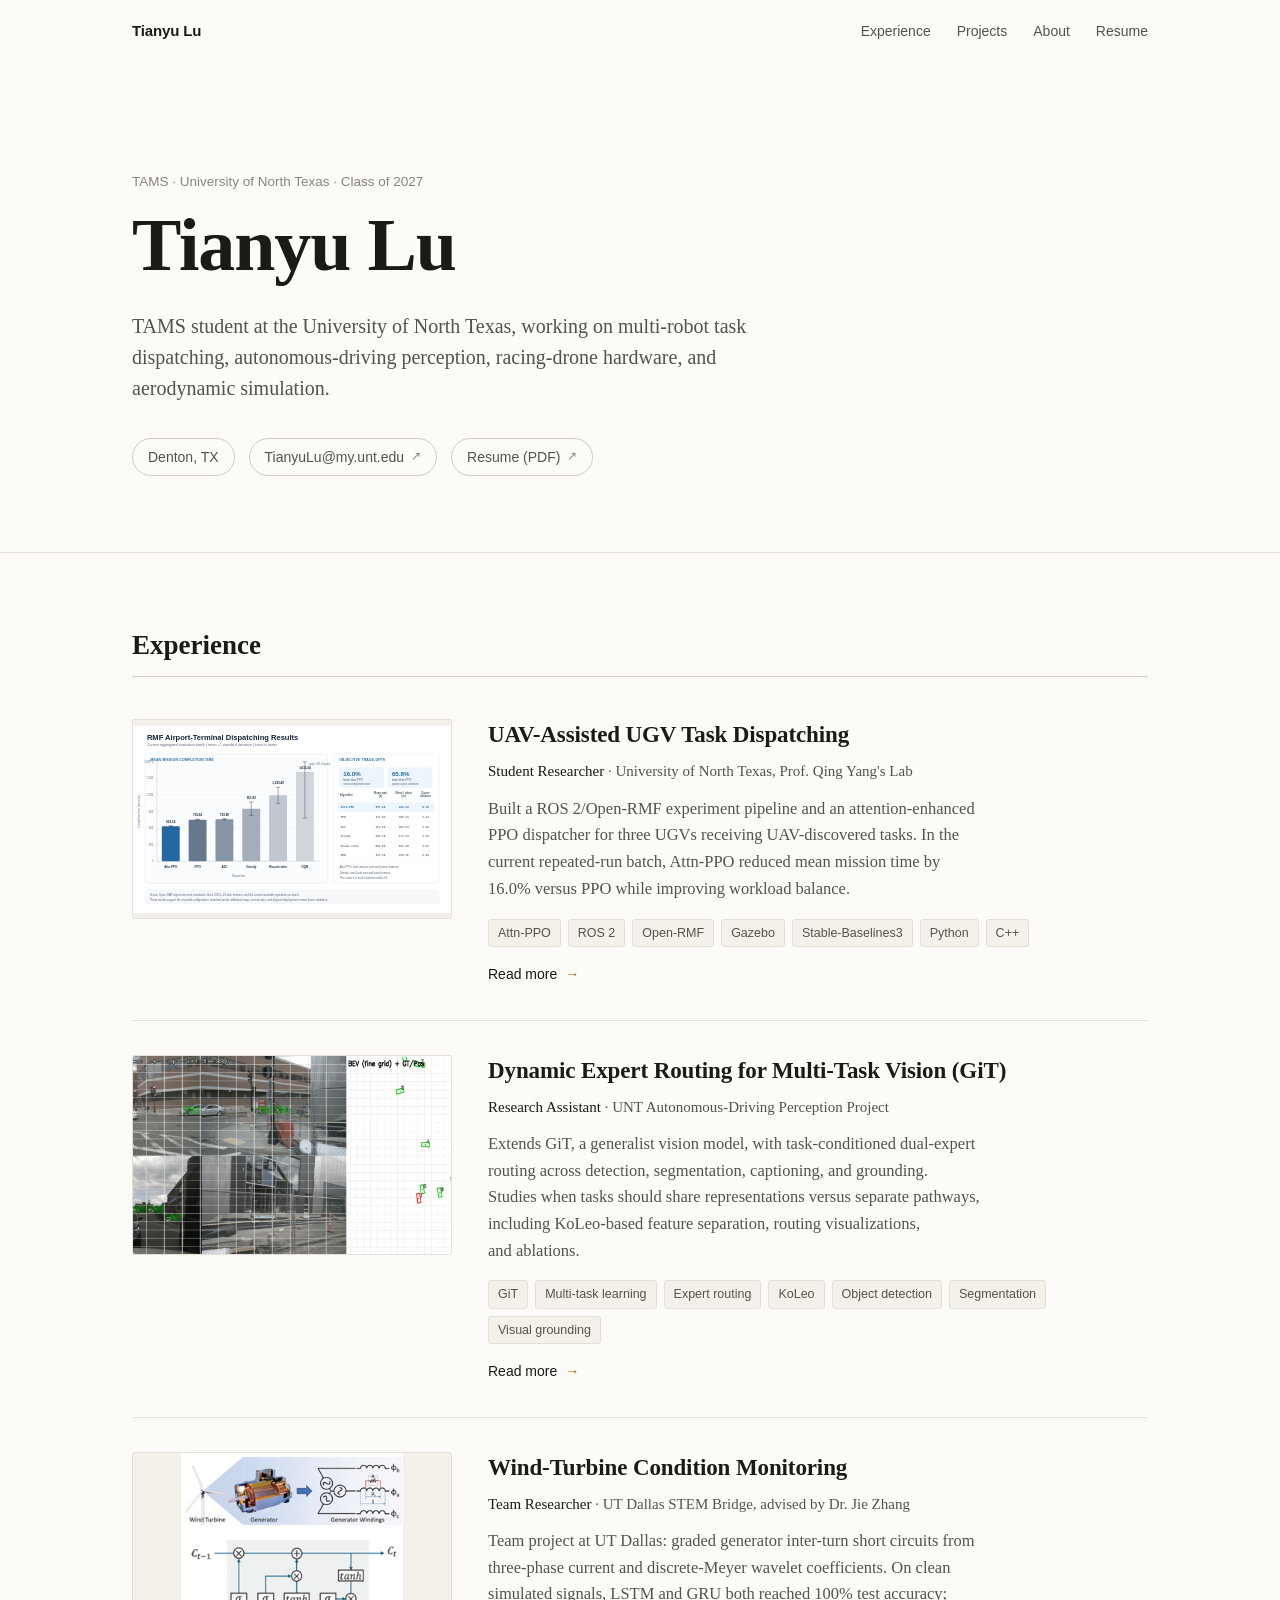
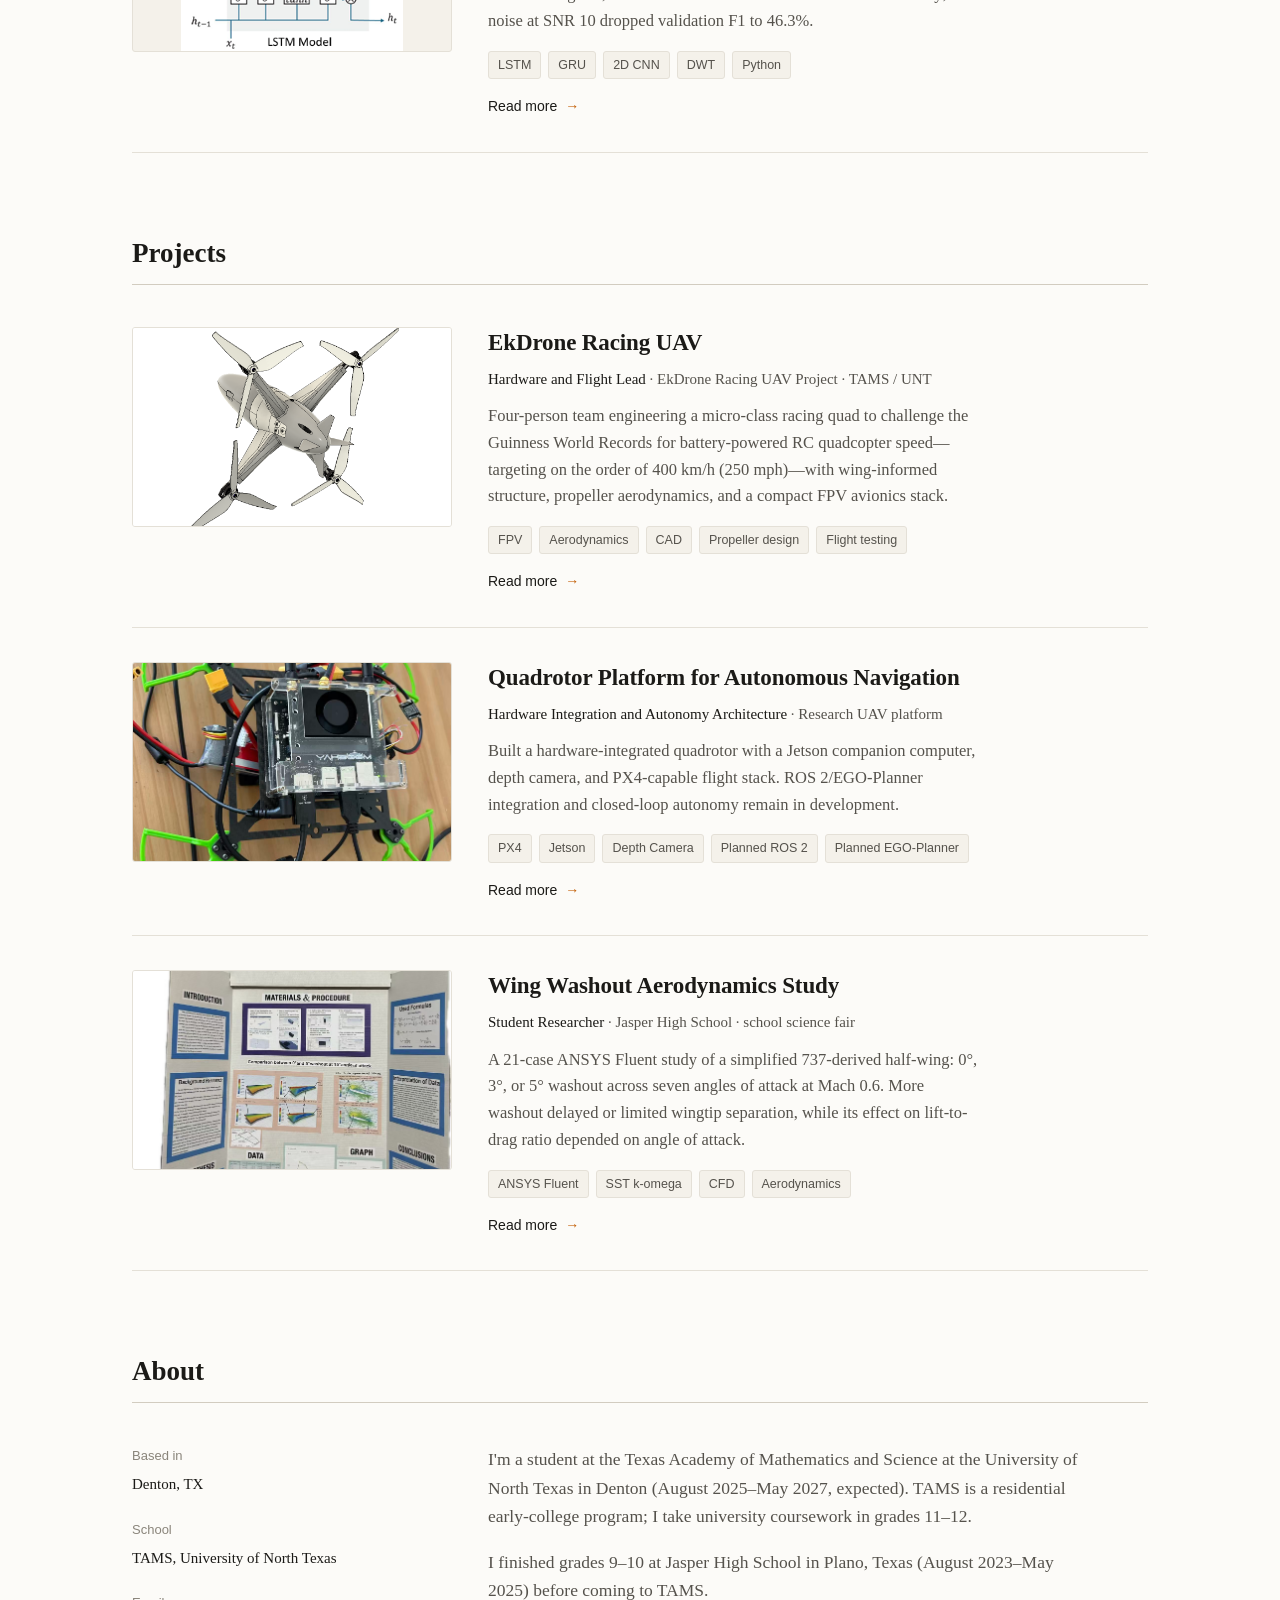
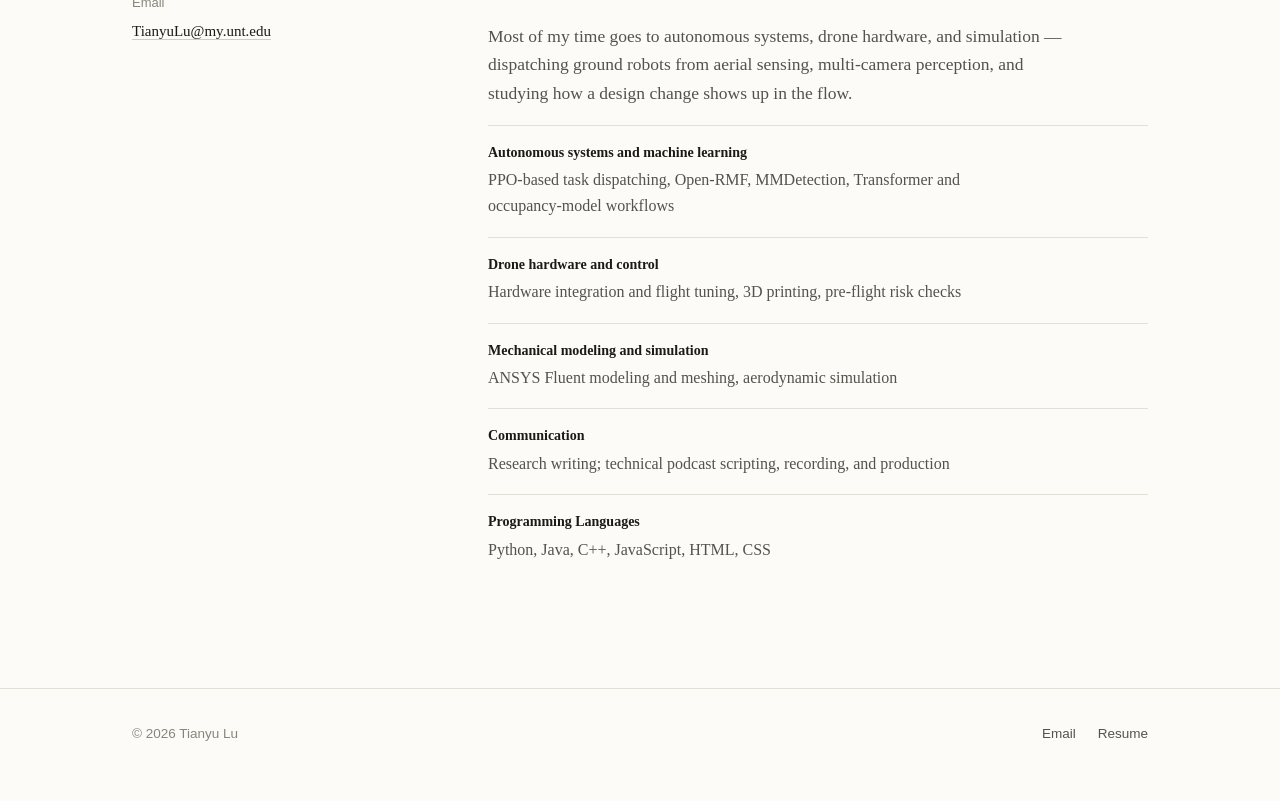
<file: index.html>
<!DOCTYPE html>
<html lang="en">
  <head>
    <meta charset="utf-8" />
    <meta name="viewport" content="width=device-width, initial-scale=1" />
    <title>Tianyu Lu</title>
    <meta
      name="description"
      content="Tianyu Lu — student at the Texas Academy of Mathematics and Science, University of North Texas. Research in multi-robot dispatching and autonomous-driving perception, plus drone hardware and aerodynamics."
    />
    <link rel="stylesheet" href="assets/css/style.css" />
    <link
      rel="icon"
      href="data:image/svg+xml,<svg xmlns='http://www.w3.org/2000/svg' viewBox='0 0 100 100'><text y='.9em' font-size='90' font-family='system-ui'>TL</text></svg>"
    />
  </head>
  <body>
    <header class="site-header" id="siteHeader">
      <div class="wrap">
        <a class="brand" href="index.html">Tianyu Lu</a>
        <nav class="nav">
          <a href="#experience">Experience</a>
          <a href="#projects">Projects</a>
          <a href="#about" class="hide-sm">About</a>
          <a id="navResume" href="#" target="_blank" rel="noopener">Resume</a>
        </nav>
      </div>
    </header>

    <main>
      <section class="hero">
        <div class="wrap">
          <p class="eyebrow" id="heroEyebrow">TAMS · University of North Texas · Class of 2027</p>
          <h1 id="heroName">Tianyu Lu</h1>
          <p class="lede" id="heroTagline"></p>
          <div class="hero-meta" id="heroMeta"></div>
        </div>
      </section>

      <section class="section" id="experience">
        <div class="wrap">
          <div class="section-head">
            <h2>Experience</h2>
          </div>
          <div class="cards" id="cardsExperience"></div>
        </div>
      </section>

      <section class="section" id="projects">
        <div class="wrap">
          <div class="section-head">
            <h2>Projects</h2>
          </div>
          <div class="cards" id="cardsProjects"></div>
        </div>
      </section>

      <section class="section" id="about">
        <div class="wrap">
          <div class="section-head">
            <h2>About</h2>
          </div>
          <div class="about-grid">
            <aside class="about-side" id="aboutSide"></aside>
            <div class="about-main" id="aboutMain"></div>
          </div>
        </div>
      </section>
    </main>

    <footer class="site-footer">
      <div class="wrap">
        <span id="footerNote">© <span id="year"></span> <span id="footerName">Tianyu Lu</span></span>
        <div class="footer-links" id="footerLinks"></div>
      </div>
    </footer>

    <script src="assets/js/data.js?v=2026101001"></script>
    <script src="assets/js/common.js"></script>
    <script src="assets/js/main.js"></script>
  </body>
</html>
</file>
<file: assets/css/style.css>
/* ============================================================
   Tianyu Lu — personal site
   Warm paper white, hairline rules, no gradients.

   Type: a serif for anything you read (prose, titles), the system
   sans for interface chrome (nav, buttons, tags, dates). The serifs
   are ones that ship with macOS and Windows, so nothing is fetched.
   To go back to an all-sans page, set --text to var(--sans).
   ============================================================ */

:root {
  --bg: #fcfbf8;
  --ink: #1b1a17;
  --ink-soft: #55524c;
  --ink-faint: #8a857b;
  --rule: #e4e0d7;
  --rule-strong: #d2ccc0;
  --surface: #f4f1ea;
  --accent: #c25c00;

  --max: 1080px;
  --pad: 32px;

  --serif: "Iowan Old Style", "Charter", "Palatino Linotype", Palatino,
    "Book Antiqua", Georgia, serif;
  --sans: -apple-system, BlinkMacSystemFont, "Segoe UI", "Helvetica Neue",
    Helvetica, Arial, sans-serif;
  --mono: ui-monospace, SFMono-Regular, "SF Mono", Menlo, Consolas, monospace;
  --text: var(--serif);

  --ease: cubic-bezier(0.22, 0.61, 0.36, 1);
}

* {
  box-sizing: border-box;
}

html {
  scroll-behavior: smooth;
  -webkit-text-size-adjust: 100%;
}

/* No -webkit-font-smoothing here on purpose: forcing greyscale
   antialiasing is what gives a page that thin, uniform, screenshot-y
   look. The OS default renders closer to print. */
body {
  margin: 0;
  background: var(--bg);
  color: var(--ink);
  font-family: var(--text);
  font-size: 17.5px;
  line-height: 1.62;
  text-rendering: optimizeLegibility;
}

img {
  max-width: 100%;
  display: block;
}

a {
  color: inherit;
  text-decoration: none;
}

h1,
h2,
h3,
h4 {
  margin: 0;
  font-family: var(--text);
  font-weight: 600;
  line-height: 1.22;
  text-wrap: balance;
}

p {
  margin: 0 0 1em;
  text-wrap: pretty;
}

::selection {
  background: #2b2822;
  color: var(--bg);
}

/* Interface chrome — anything you click rather than read — stays in the
   system sans, which is what those controls look like everywhere else. */
.nav,
.brand,
.pill,
.tag,
.btn,
.more,
.back,
.card .date,
.entry-meta,
.doc-meta,
.doc-actions,
.site-footer .wrap,
.eyebrow,
.label,
.side-block h4,
.entry-section > h3,
.entry-nav .np span {
  font-family: var(--sans);
}

.wrap {
  max-width: var(--max);
  margin: 0 auto;
  padding: 0 var(--pad);
}

.eyebrow {
  font-size: 13.5px;
  color: var(--ink-faint);
}

/* ----------------------------- header ----------------------------- */

.site-header {
  position: sticky;
  top: 0;
  z-index: 50;
  background: rgba(252, 251, 248, 0.9);
  backdrop-filter: saturate(180%) blur(12px);
  -webkit-backdrop-filter: saturate(180%) blur(12px);
  border-bottom: 1px solid transparent;
  transition: border-color 0.25s var(--ease);
}

.site-header.is-stuck {
  border-bottom-color: var(--rule);
}

.site-header .wrap {
  display: flex;
  align-items: center;
  justify-content: space-between;
  gap: 24px;
  height: 62px;
}

.brand {
  font-weight: 600;
  font-size: 15px;
  letter-spacing: -0.01em;
  white-space: nowrap;
}

.nav {
  display: flex;
  align-items: center;
  gap: 26px;
  font-size: 14px;
  color: var(--ink-soft);
}

.nav a {
  position: relative;
  padding: 2px 0;
  transition: color 0.18s var(--ease);
}

.nav a::after {
  content: "";
  position: absolute;
  left: 0;
  right: 0;
  bottom: -2px;
  height: 1px;
  background: var(--ink);
  transform: scaleX(0);
  transform-origin: left;
  transition: transform 0.28s var(--ease);
}

.nav a:hover {
  color: var(--ink);
}

.nav a:hover::after {
  transform: scaleX(1);
}

@media (max-width: 640px) {
  .nav a.hide-sm {
    display: none;
  }
  .nav {
    gap: 18px;
  }
}

/* ------------------------------ hero ------------------------------ */

.hero {
  padding: 108px 0 76px;
  border-bottom: 1px solid var(--rule);
}

.hero h1 {
  font-size: clamp(42px, 7.4vw, 74px);
  letter-spacing: -0.015em;
  line-height: 1.06;
  margin-bottom: 26px;
}

.hero .lede {
  max-width: 62ch;
  font-size: clamp(17px, 2.1vw, 20px);
  color: var(--ink-soft);
  line-height: 1.55;
  margin-bottom: 34px;
}

.hero-meta {
  display: flex;
  flex-wrap: wrap;
  align-items: center;
  gap: 10px 14px;
  font-size: 14px;
}

.pill {
  display: inline-flex;
  align-items: center;
  gap: 7px;
  padding: 7px 15px;
  border: 1px solid var(--rule-strong);
  border-radius: 999px;
  color: var(--ink-soft);
  transition: border-color 0.2s var(--ease), color 0.2s var(--ease),
    transform 0.2s var(--ease);
}

a.pill:hover {
  color: var(--ink);
  border-color: var(--ink);
  transform: translateY(-1px);
}

.pill .arrow {
  font-size: 12px;
  color: var(--ink-faint);
}

a.pill:hover .arrow {
  color: var(--accent);
}

/* --------------------------- section head -------------------------- */

.section {
  padding: 76px 0 8px;
}

.section-head {
  display: flex;
  align-items: baseline;
  justify-content: space-between;
  gap: 20px;
  padding-bottom: 14px;
  margin-bottom: 8px;
  border-bottom: 1px solid var(--rule-strong);
}

.section-head h2 {
  font-size: 27px;
  font-weight: 600;
}

/* ------------------------------ cards ------------------------------ */

.cards {
  display: flex;
  flex-direction: column;
}

.card {
  display: grid;
  grid-template-columns: 320px 1fr;
  gap: 36px;
  align-items: start;
  padding: 34px 0;
  border-bottom: 1px solid var(--rule);
  transition: opacity 0.6s var(--ease), transform 0.6s var(--ease);
}

.card .thumb {
  position: relative;
  aspect-ratio: 16 / 10;
  overflow: hidden;
  border: 1px solid var(--rule);
  border-radius: 3px;
  background: var(--surface);
}

.card .thumb img {
  width: 100%;
  height: 100%;
  object-fit: cover;
  transition: transform 0.7s var(--ease);
}

.card:hover .thumb img {
  transform: scale(1.035);
}

/* placeholder shown when no image has been added yet */
.thumb.is-empty {
  display: flex;
  align-items: center;
  justify-content: center;
  border-style: dashed;
  border-color: var(--rule-strong);
}

.thumb.is-empty::after {
  content: attr(data-initials);
  font-size: 15px;
  letter-spacing: 0.06em;
  color: var(--ink-faint);
}

.card-body {
  padding-top: 2px;
}

.card-top {
  display: flex;
  flex-wrap: wrap;
  align-items: baseline;
  justify-content: space-between;
  gap: 6px 18px;
  margin-bottom: 10px;
}

.card h3 {
  font-size: 23px;
  letter-spacing: -0.005em;
}

.card .date {
  font-size: 13px;
  color: var(--ink-faint);
  white-space: nowrap;
}

.card .org {
  font-size: 15px;
  color: var(--ink-soft);
  margin-bottom: 12px;
}

.card .org .role {
  color: var(--ink);
}

.card .blurb {
  color: var(--ink-soft);
  font-size: 16.5px;
  max-width: 60ch;
  margin-bottom: 16px;
}

.tags {
  display: flex;
  flex-wrap: wrap;
  gap: 7px;
  margin-bottom: 16px;
}

.tag {
  font-size: 12.5px;
  color: var(--ink-soft);
  background: var(--surface);
  border: 1px solid var(--rule);
  border-radius: 3px;
  padding: 3px 9px;
}

.more {
  display: inline-flex;
  align-items: center;
  gap: 8px;
  font-size: 14px;
  font-weight: 500;
  color: var(--ink);
}

.more::after {
  content: "→";
  transition: transform 0.28s var(--ease);
  color: var(--accent);
}

.card:hover .more::after {
  transform: translateX(5px);
}

.card-foot {
  display: flex;
  align-items: center;
  justify-content: space-between;
  gap: 18px;
}

@media (max-width: 820px) {
  .card {
    grid-template-columns: 1fr;
    gap: 20px;
    padding: 30px 0;
  }
  .card .thumb {
    max-width: 420px;
  }
}

/* --------------------------- reveal on scroll --------------------- */

.reveal {
  opacity: 0;
  transform: translateY(18px);
}

.reveal.in {
  opacity: 1;
  transform: none;
}

@media (prefers-reduced-motion: reduce) {
  html {
    scroll-behavior: auto;
  }
  .reveal {
    opacity: 1;
    transform: none;
  }
  * {
    transition-duration: 0.01ms !important;
  }
}

/* ------------------------------ about ------------------------------ */

.about-grid {
  display: grid;
  grid-template-columns: 320px 1fr;
  gap: 36px;
  padding: 34px 0 10px;
}

.about-grid p {
  color: var(--ink-soft);
  max-width: 68ch;
}

.about-side .label {
  font-size: 13px;
  color: var(--ink-faint);
  margin-bottom: 6px;
}

.about-side .val {
  font-size: 15px;
  margin-bottom: 22px;
}

.skill-block {
  padding: 18px 0;
  border-top: 1px solid var(--rule);
}

.skill-block h4 {
  font-size: 14px;
  margin-bottom: 6px;
}

.skill-block p {
  color: var(--ink-soft);
  font-size: 16px;
  margin: 0;
}

.skill-block ul {
  margin: 10px 0 0;
  padding: 0;
  list-style: none;
}

.skill-block li {
  position: relative;
  padding-left: 22px;
  margin-bottom: 10px;
  color: var(--ink-soft);
  font-size: 16px;
}

.skill-block li::before {
  content: "";
  position: absolute;
  left: 0;
  top: 0.72em;
  width: 9px;
  height: 1px;
  background: var(--accent);
}

@media (max-width: 820px) {
  .about-grid {
    grid-template-columns: 1fr;
    gap: 24px;
  }
}

/* ------------------------------ footer ----------------------------- */

.site-footer {
  margin-top: 90px;
  border-top: 1px solid var(--rule);
  padding: 34px 0 56px;
}

.site-footer .wrap {
  display: flex;
  flex-wrap: wrap;
  gap: 14px 26px;
  justify-content: space-between;
  align-items: center;
  font-size: 13.5px;
  color: var(--ink-faint);
}

.site-footer a {
  color: var(--ink-soft);
  transition: color 0.18s var(--ease);
}

.site-footer a:hover {
  color: var(--ink);
}

.footer-links {
  display: flex;
  gap: 22px;
}

/* --------------------------- entry (detail) ------------------------ */

.entry-head {
  padding: 68px 0 40px;
}

.back {
  display: inline-flex;
  align-items: center;
  gap: 8px;
  font-size: 14px;
  color: var(--ink-soft);
  margin-bottom: 44px;
  transition: color 0.18s var(--ease);
}

.back::before {
  content: "←";
  transition: transform 0.28s var(--ease);
}

.back:hover {
  color: var(--ink);
}

.back:hover::before {
  transform: translateX(-4px);
}

.entry-head h1 {
  font-size: clamp(31px, 4.8vw, 48px);
  letter-spacing: -0.012em;
  line-height: 1.12;
  margin: 12px 0 18px;
  /* Wide enough that a hyphenated name like RISC-V doesn't get split
     across lines at its own hyphen. */
  max-width: 28ch;
}

.entry-meta {
  display: flex;
  flex-wrap: wrap;
  align-items: center;
  gap: 8px 14px;
  font-size: 15px;
  color: var(--ink-soft);
  padding-bottom: 30px;
  border-bottom: 1px solid var(--rule-strong);
}

.entry-meta .sep {
  color: var(--rule-strong);
}

.entry-meta .when {
  font-size: 14px;
  color: var(--ink-faint);
}

.entry-hero {
  margin: 40px 0 8px;
  padding: 0;
  border: 1px solid var(--rule);
  border-radius: 3px;
  overflow: hidden;
}

.entry-hero img {
  width: 100%;
  max-height: 560px;
  object-fit: cover;
}

/* Diagrams lose their meaning when the edges are cropped off, so an entry
   can ask for the whole image: no height cap, natural aspect ratio. */
.entry-hero.is-contain {
  background: var(--surface);
}

.entry-hero.is-contain img {
  max-height: none;
  object-fit: contain;
}

/* The card frame stays 16:10 for a consistent feed; the image letterboxes
   inside it rather than being cut down to fit. */
.card .thumb.is-contain img {
  object-fit: contain;
}

.entry-body {
  display: grid;
  grid-template-columns: 1fr 260px;
  gap: 56px;
  padding: 46px 0 20px;
  align-items: start;
}

.entry-lede p {
  font-size: 19.5px;
  line-height: 1.58;
  color: var(--ink);
  max-width: 68ch;
}

.entry-section {
  padding-top: 34px;
  margin-top: 34px;
  border-top: 1px solid var(--rule);
}

.entry-section h3 {
  font-size: 14px;
  font-weight: 600;
  color: var(--ink-faint);
  margin-bottom: 16px;
}

.entry-section ul {
  margin: 0;
  padding: 0;
  list-style: none;
  max-width: 68ch;
}

.entry-section li {
  position: relative;
  padding-left: 22px;
  margin-bottom: 13px;
  color: var(--ink-soft);
}

.entry-section li::before {
  content: "";
  position: absolute;
  left: 0;
  top: 0.72em;
  width: 9px;
  height: 1px;
  background: var(--accent);
}

.entry-side .side-block {
  padding-bottom: 22px;
  margin-bottom: 22px;
  border-bottom: 1px solid var(--rule);
}

.entry-side .side-block:last-child {
  border-bottom: 0;
}

.entry-side h4 {
  font-size: 13px;
  font-weight: 600;
  color: var(--ink-faint);
  margin-bottom: 12px;
}

.entry-side a.side-link {
  display: block;
  font-size: 15.5px;
  color: var(--ink);
  word-break: break-word;
  margin-bottom: 8px;
  border-bottom: 1px solid var(--rule-strong);
  padding-bottom: 8px;
  transition: border-color 0.2s var(--ease);
}

.entry-side a.side-link:hover {
  border-color: var(--accent);
}

/* ------------------------- paper / report card --------------------- */

/* Header card and inline viewer read as a single bordered object. */
.doc-wrap {
  border: 1px solid var(--rule);
  border-radius: 4px;
  overflow: hidden;
}

.doc-card {
  display: flex;
  gap: 28px;
  align-items: flex-start;
  padding: 26px;
}

.doc-info {
  flex: 1;
  min-width: 0;
}

/* The live viewer below already shows page one, so the cover only earns
   its place on small screens, where the viewer is hidden. */
.doc-cover {
  display: none;
  flex: none;
  width: 172px;
  border: 1px solid var(--rule);
  border-radius: 2px;
  overflow: hidden;
  transition: border-color 0.25s var(--ease), transform 0.3s var(--ease);
}

.doc-cover:hover {
  border-color: var(--rule-strong);
  transform: translateY(-2px);
}

.doc-cover img {
  width: 100%;
  display: block;
}

.doc-meta {
  display: flex;
  flex-wrap: wrap;
  align-items: center;
  gap: 7px;
  font-size: 13px;
  color: var(--ink-faint);
  margin-bottom: 11px;
}

.doc-meta .sep {
  color: var(--rule-strong);
}

.doc-title {
  font-size: 20px;
  line-height: 1.3;
  letter-spacing: -0.005em;
  margin-bottom: 10px;
}

.doc-title a {
  background-image: linear-gradient(var(--ink), var(--ink));
  background-repeat: no-repeat;
  background-size: 0% 1px;
  background-position: 0 100%;
  transition: background-size 0.35s var(--ease);
}

.doc-title a:hover {
  background-size: 100% 1px;
}

.doc-authors {
  font-size: 15.5px;
  color: var(--ink);
  margin-bottom: 2px;
}

.doc-venue {
  font-size: 14.5px;
  color: var(--ink-faint);
  margin-bottom: 14px;
}

.doc-summary {
  font-size: 15.5px;
  line-height: 1.6;
  color: var(--ink-soft);
  margin-bottom: 20px;
}

.doc-actions {
  display: flex;
  flex-wrap: wrap;
  gap: 10px;
}

.btn {
  display: inline-flex;
  align-items: center;
  gap: 8px;
  padding: 9px 17px;
  border-radius: 999px;
  border: 1px solid var(--ink);
  background: var(--ink);
  color: #fff;
  font-family: inherit;
  font-size: 13.5px;
  line-height: 1.2;
  cursor: pointer;
  transition: transform 0.2s var(--ease), border-color 0.2s var(--ease),
    background-color 0.2s var(--ease), color 0.2s var(--ease);
}

.btn:hover {
  transform: translateY(-1px);
}

.btn .arrow {
  font-size: 12px;
  color: rgba(255, 255, 255, 0.72);
}

.btn-ghost {
  background: transparent;
  color: var(--ink);
  border-color: var(--rule-strong);
}

.btn-ghost:hover {
  border-color: var(--ink);
}

.doc-preview {
  border-top: 1px solid var(--rule);
  background: var(--surface);
}

.doc-preview iframe {
  display: block;
  width: 100%;
  height: clamp(560px, 82vh, 900px);
  border: 0;
}

@media (max-width: 700px) {
  .doc-card {
    flex-direction: column;
    gap: 20px;
    padding: 22px;
  }
  /* Embedded PDF viewers are unreliable on phones: show the cover and
     let the buttons hand the file to the OS viewer instead. */
  .doc-cover {
    display: block;
  }
  .doc-preview {
    display: none;
  }
}

/* Stacked figures: image, caption, then room for prose before the next one. */
.entry-figures .fig-block + .fig-block {
  margin-top: 52px;
}

.entry-figures .fig {
  margin: 4px 0 0;
}

/* Sized by height so portraits and wide diagrams sit at a similar weight
   on the page; the border hugs the image rather than the column. */
.entry-figures .fig img {
  max-width: 100%;
  max-height: 520px;
  width: auto;
  border: 1px solid var(--rule);
  border-radius: 3px;
}

/* Video gets the full column — a screen recording is unreadable when it is
   scaled down to match the height cap that suits stills. */
.entry-figures .fig video {
  display: block;
  width: 100%;
  height: auto;
  border: 1px solid var(--rule);
  border-radius: 3px;
  background: var(--surface);
}

.entry-figures .fig figcaption {
  font-size: 14px;
  line-height: 1.5;
  color: var(--ink-faint);
  margin-top: 10px;
  max-width: 62ch;
}

/* `tall: true` raises the height cap for a page-shaped diagram, which is
   unreadable when it is squeezed into the height that suits a photo. */
.entry-figures .fig.is-tall img {
  max-height: 880px;
}

/* `wide: true` lets a dense diagram or screen recording spill across the
   sidebar gutter (260px column + 56px gap) instead of squeezing into the
   text measure. Collapses back to the column once the layout stacks. */
@media (min-width: 901px) {
  .entry-figures .fig.is-wide {
    width: calc(100% + 316px);
    max-width: none;
  }
  .entry-figures .fig.is-wide img {
    max-height: none;
  }
}

.entry-figures .fig-text {
  margin-top: 20px;
}

.entry-figures .fig-text p {
  color: var(--ink-soft);
  max-width: 68ch;
}

.entry-figures .fig-text p + p {
  margin-top: 13px;
}

.gallery {
  display: grid;
  grid-template-columns: repeat(auto-fit, minmax(280px, 1fr));
  gap: 20px;
  padding: 20px 0 10px;
}

.gallery figure {
  margin: 0;
}

.gallery img {
  width: 100%;
  border: 1px solid var(--rule);
  border-radius: 3px;
}

.gallery figcaption {
  font-size: 14px;
  color: var(--ink-faint);
  margin-top: 8px;
}

.entry-nav {
  display: flex;
  justify-content: space-between;
  gap: 20px;
  padding: 34px 0 0;
  border-top: 1px solid var(--rule);
  font-size: 15px;
}

.entry-nav .np {
  color: var(--ink-soft);
  max-width: 46%;
  transition: color 0.18s var(--ease);
}

.entry-nav .np:hover {
  color: var(--ink);
}

.entry-nav .np span {
  display: block;
  font-size: 13px;
  color: var(--ink-faint);
  margin-bottom: 4px;
}

@media (max-width: 900px) {
  .entry-body {
    grid-template-columns: 1fr;
    gap: 34px;
  }
  .entry-side {
    order: 2;
  }
}
</file>
